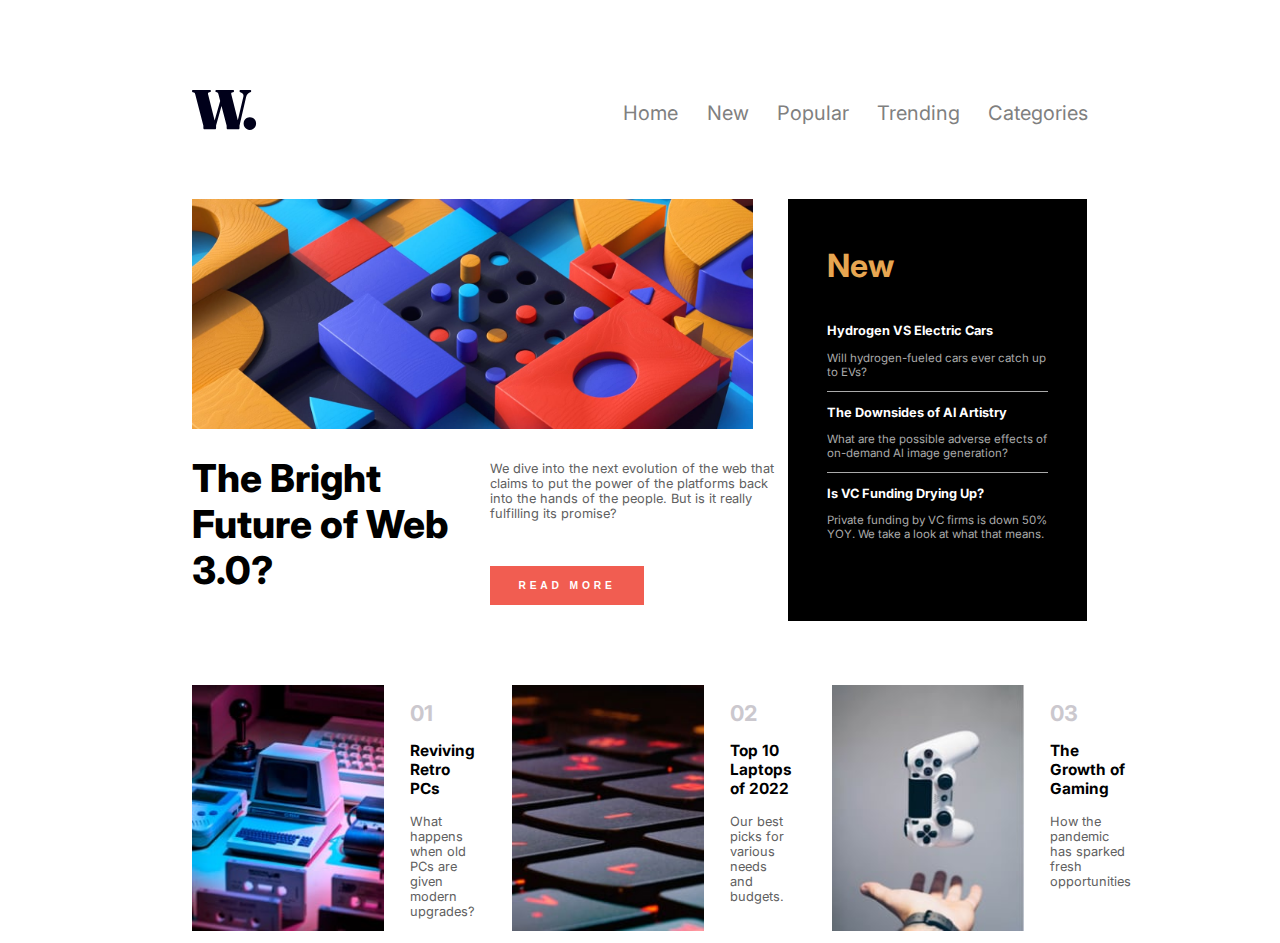
<file: index.html>
<!DOCTYPE html>
<html lang="en">
<head>
    <meta charset="UTF-8">
    <meta name="viewport" content="width=device-width">
    <title>News</title>
    <link rel="icon" href="images/favicon-32x32.png">

    <link href="css/desktop/index.css" rel="stylesheet" type="text/css">
    <link href="css/desktop/mainContent.css" rel="stylesheet" type="text/css">
    <link href="css/desktop/topNews.css" rel="stylesheet" type="text/css">
    <script>
        if (window.innerWidth < 1000 || window.innerWidth < window.innerHeight) window.location.replace("./mobileIndex.html")
    </script>
</head>
<body>
    <header>
        <img src="./images/logo.svg" alt="">
        <div class="links">
            <a>Home</a><a>New</a><a>Popular</a>
            <a>Trending</a><a>Categories</a>
        </div>
    </header>
    <div class="mainContent">
        <img src="./images/image-web-3-desktop.jpg" alt="">

        <h1 class="mainContent_Title">The Bright Future of Web 3.0?</h1>

        <div class="readMore">
            <p>We dive into the next evolution of the web that claims to put the power of the platforms back into the
                hands of the people. But is it really fulfilling its promise?</p>

            <button>READ MORE</button>
        </div>

        <div class="NewNews">
            <h1>New</h1>
            <div style="border-bottom: #aaaaaa 1px solid">
                <h3>Hydrogen VS Electric Cars</h3>
                <p>Will hydrogen-fueled cars ever catch up to EVs?</p>
            </div>
            <div style="border-bottom: #aaaaaa 1px solid">
                <h3>The Downsides of Al Artistry</h3>
                <p>What are the possible adverse effects of
                    on-demand Al image generation?</p>
            </div>
            <div>
                <h3>Is VC Funding Drying Up?</h3>
                <p>Private funding by VC firms is down 50%
                    YOY. We take a look at what that means.</p>
            </div>
        </div>
    </div>
    <div class="topNews">
        <div>
            <img src="./images/image-retro-pcs.jpg" alt="">
            <span>
                <h1>01</h1>
                <h3>Reviving Retro PCs</h3>
                <p>What happens when old PCs
                    are given modern upgrades?</p>
            </span>
        </div>
        <div>
            <img src="./images/image-top-laptops.jpg" alt="">
            <span>
                <h1>02</h1>
                <h3>Top 10 Laptops of 2022</h3>
                <p>Our best picks for various
                    needs and budgets.</p>
            </span>
        </div>
        <div>
            <img src="./images/image-gaming-growth.jpg" alt="">
            <span>
                <h1>03</h1>
                <h3>The Growth of Gaming</h3>
                <p>How the pandemic has sparked
                 fresh opportunities</p>
            </span>
        </div>
    </div>

</body>
</html>
</file>
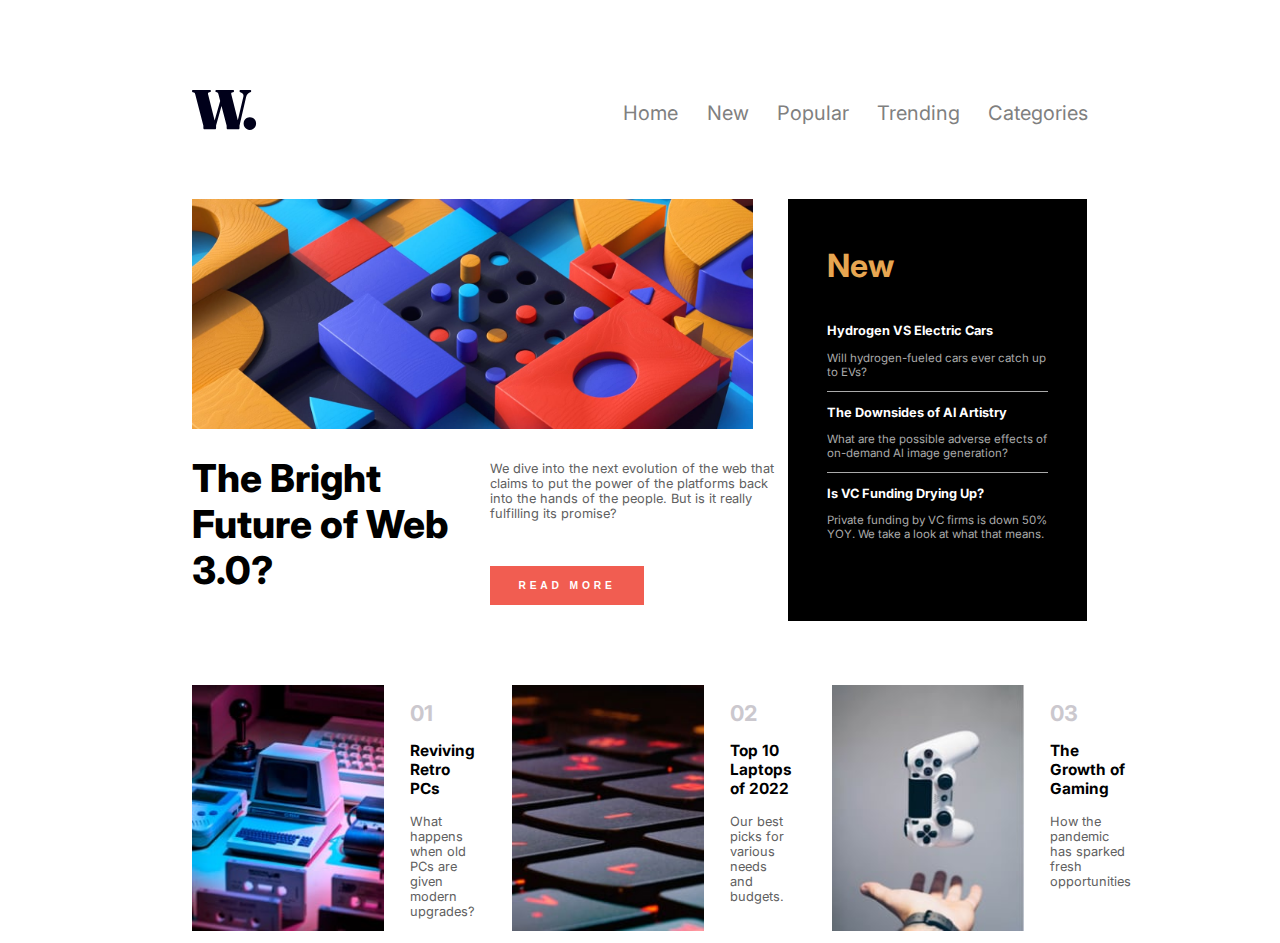
<file: mobileIndex.html>
<!DOCTYPE html>
<html lang="en">
<head>
    <meta charset="UTF-8">
    <meta name="viewport" content="width=device-width">
    <title>News</title>
    <link rel="icon" href="images/favicon-32x32.png">

    <link href="css/mobile/mobileIndex.css" rel="stylesheet" type="text/css">
    <link href="css/mobile/mobileMainContent.css" rel="stylesheet" type="text/css">
    <link href="css/mobile/mobileTopNews.css" rel="stylesheet" type="text/css">
    <script>
        if (window.innerWidth > 1000 || window.innerWidth > window.innerHeight) window.location.replace("./index.html")
    </script>
</head>
<body>
<div class="Blur" style="display: none"></div>
<div class="MenuWindow" style="display: none">
    <img src="images/icon-menu-close.svg" alt="" onclick="closeMenu()">
    <div><a href="">Home</a><a href="">New</a><a href="">Popular</a><a href="">Trending</a><a href="">Categories</a></div>
</div>
    <header>
        <img src="./images/logo.svg" alt="">
        <img class="menuButton" onclick="openMenu()" src="./images/icon-menu.svg" alt="">
    </header>
    <div class="mainContent">
        <img src="./images/image-web-3-mobile.jpg" alt="">

        <h1 class="mainContent_Title">The Bright Future of Web 3.0?</h1>

        <div class="readMore">
            <p>We dive into the next evolution of the web that claims to put the power of the platforms back into the
                hands of the people. But is it really fulfilling its promise?</p>

            <button>READ MORE</button>
        </div>

        <div class="NewNews">
            <h1>New</h1>
            <div style="border-bottom: #aaaaaa 1px solid">
                <h3>Hydrogen VS Electric Cars</h3>
                <p>Will hydrogen-fueled cars ever catch up to EVs?</p>
            </div>
            <div style="border-bottom: #aaaaaa 1px solid">
                <h3>The Downsides of Al Artistry</h3>
                <p>What are the possible adverse effects of
                    on-demand Al image generation?</p>
            </div>
            <div>
                <h3>Is VC Funding Drying Up?</h3>
                <p>Private funding by VC firms is down 50%
                    YOY. We take a look at what that means.</p>
            </div>
        </div>
    </div>
    <div class="topNews">
        <div>
            <img src="./images/image-retro-pcs.jpg" alt="">
            <span>
                    <h1>01</h1>
                    <h3>Reviving Retro PCs</h3>
                    <p>What happens when old PCs
                        are given modern upgrades?</p>
                </span>
        </div>
        <div>
            <img src="./images/image-top-laptops.jpg" alt="">
            <span>
                    <h1>02</h1>
                    <h3>Top 10 Laptops of 2022</h3>
                    <p>Our best picks for various
                        needs and budgets.</p>
                </span>
        </div>
        <div>
            <img src="./images/image-gaming-growth.jpg" alt="">
            <span>
                    <h1>03</h1>
                    <h3>The Growth of Gaming</h3>
                    <p>How the pandemic has sparked
                     fresh opportunities</p>
                </span>
        </div>
    </div>
    <script src="js/menu.js"></script>
</body>
</html>
</file>
<file: css/desktop/index.css>
@import url('https://fonts.googleapis.com/css2?family=Inter:wght@400;700;800&display=swap');
body{ font-family: 'Inter', sans-serif; margin-inline: 15vw; margin-top: 10vh;}

header{
    position: relative;
    width: 100%;
    margin-top: 5vh;
}
.links{
    position: absolute;
    display: flex;
    gap: 2.2vw;

    top: 25%;
    right: 0;

    font-weight: 400;
    font-size: 20px;
    color: gray;
    align-items: center;
}
.links a{
    text-decoration: none;
    cursor: pointer;
}
.links a:hover{
    color: #E6A09C;
}
</file>
<file: css/desktop/mainContent.css>
.mainContent{
    margin-top: 65px;
    display: grid;
    grid-template-columns: repeat(3,23.3vw);
    grid-template-rows: repeat(2,15vw);
    grid-row-gap: 3vw;
}

.mainContent img{
    height: 18vw;
    grid-column: 1/3;
    grid-row: 1/2;
}
.NewNews{
    background: black;
    grid-column: 3/4;
    grid-row: 1/3;
    color: white;
    padding: 2vw 3vw 3vw;
}
.NewNews h1{
    color: #E7A651;
    margin-bottom: 3vw;
    font-size: 2.5vw;
}
.NewNews h3{font-size: 1vw; cursor: pointer;
}
.NewNews h3:hover{color: #E7A651;
}
.NewNews p{ color: #aaaaaa; font-size: .9vw;
}
.mainContent_Title{
    grid-column: 1/2;
    grid-row: 2/3;
    align-self: start;
    font-weight: 800;
    font-size: 3vw;
}
.readMore{
    grid-column: 2/3;
    grid-row: 2/3;
    align-self: start;
    padding-top: 1.5vw;
}
.readMore p{
    color: #606060;
    font-size: 1vw;
}
.readMore button{
    cursor: pointer;
    margin-top: 2.5vw;
    height: 3vw;
    width: 12vw;
    border: none;
    background: #F15D51;
    font-size: .8vw;
    color: white;
    font-weight: 800;
    letter-spacing: .3vw;
}
.readMore button:hover{background: black;}
</file>
<file: css/desktop/topNews.css>
.topNews{
    margin-top: 5vw;
    display: inline-flex;
    gap: 5vw;
}
.topNews div{
    display: inline-flex;
    gap: 2vw;
    width: 20vw;
}
.topNews h1{
    color: #CBC8CE;
    font-size: 1.7vw;
}
.topNews h3{
    font-weight: 700;
    font-size: 1.2vw;
}
.topNews h3:hover{ color: #F15D51;}
.topNews p{color: #606060;font-size: 1vw}
.topNews img{
    width: 15vw;
}
</file>
<file: css/mobile/mobileIndex.css>
@import url('https://fonts.googleapis.com/css2?family=Inter:wght@400;700;800&display=swap');
body{ font-family: 'Inter', sans-serif;}

header{
    margin-inline: 5vw;
    margin-top: 10vh;
    position: relative;
    width: 100%;
}
.menuButton{
    position: absolute;
    right: 10vw;
    top: 25%;
    cursor: pointer;
}
.Blur{
    position: absolute;
    top: 0;
    left: 0;
    z-index: 10;
    width: 100vw;
    height: 350vh;
    background: rgba(0, 0, 0, 0.2);
}
.MenuWindow{
    position: absolute;
    top: 0;
    right: 0;
    background: white;
    width: 50%;
    height: 100%;
    z-index: 11;
}
.MenuWindow img{
    position: absolute;
    top: 5vw;
    right: 5vw;
    cursor: pointer
}
.MenuWindow div{
    display: flex;
    flex-wrap: wrap;
    position: absolute;
    left: 5vw;
    top: 20vw;
}
.MenuWindow a{
    text-decoration: none;
    color: black;
    width: 100%;
    font-size: 4vw;
    margin-bottom: 5vw;
}
</file>
<file: css/mobile/mobileMainContent.css>
.mainContent{
    margin-inline: 5vw;
    margin-top: 65px;
    display: block;
}

.mainContent img{
    width: 100%;
}

.NewNews{
    margin-top: 10vw;
    background: black;
    color: white;
    height: 100vw;
    padding-top: 1vw;
    padding-inline: 5vw;
}
.NewNews h1{
    color: #E7A651;
    margin-bottom: 5vw;
    font-size: 10vw;
}
.NewNews h3{font-size: 5vw; cursor: pointer;
}
.NewNews h3:hover{color: #E7A651;
}
.NewNews p{ color: #aaaaaa; font-size: 3vw;
}

.mainContent_Title{
    font-size: 10vw;
}
.readMore p{
    color: #606060;
    font-size: 4vw;
}
.readMore button{
    cursor: pointer;
    margin-top: 5vw;
    height: 10vw;
    width: 40vw;
    border: none;
    background: #F15D51;
    font-size: 3vw;
    color: white;
    font-weight: 800;
    letter-spacing: 1vw;
}
.readMore button:hover{background: black;}
</file>
<file: css/mobile/mobileTopNews.css>
.topNews{
    margin-inline: 5vw;
    margin-top: 10vw;
    display: block;
    gap: 10vw;
}
.topNews div{
    display: inline-flex;
    gap: 5vw;
    width: 100%;
    margin-bottom: 10vw;
}
.topNews h1{
    color: #CBC8CE;
    font-size: 5vw;
}
.topNews h3{
    font-weight: 700;
    font-size: 4vw;
}
.topNews h3:hover{ color: #F15D51;}
.topNews p{color: #606060;font-size: 3vw}
.topNews img{
    height: 50vw;
}
</file>
